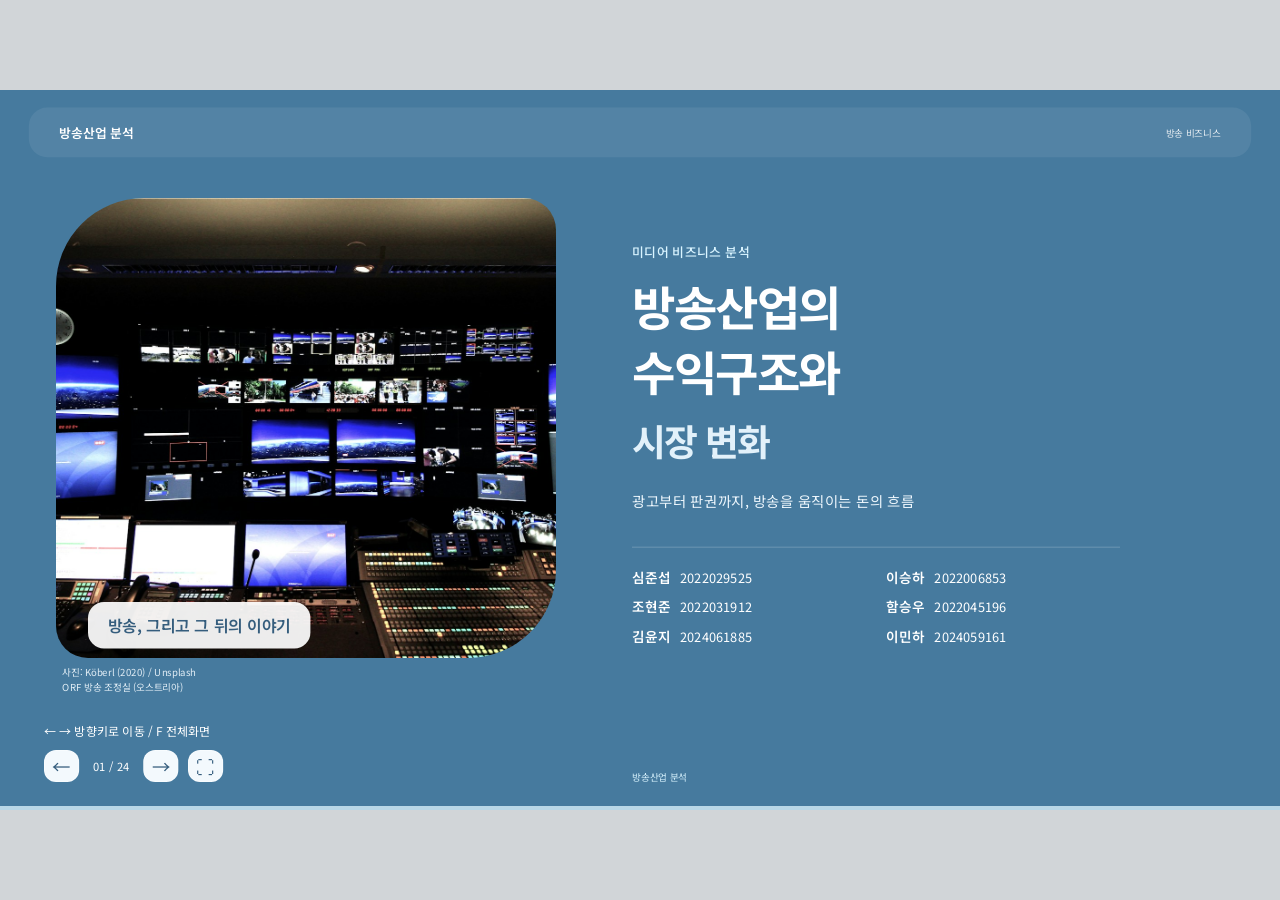
<file: index.html>
<!doctype html>
<html lang="ko">
<head>
  <meta charset="utf-8">
  <meta name="viewport" content="width=device-width, initial-scale=1">
  <title>방송산업의 수익구조와 시장 변화</title>
  <link rel="stylesheet" href="styles.css">
</head>
<body>
<main class="deck" id="deck">
  <section class="slide cover active">
    <div class="topbar"><span class="tab">방송산업 분석</span><span class="address">방송 비즈니스</span></div>
    <div class="titlebox"><div class="eyebrow">미디어 비즈니스 분석</div><div class="rule" style="background:#baf0da"></div><h1>방송산업의<br>수익구조와<br><span class="mint">시장 변화</span></h1><p class="lead" style="margin-top:2.5vh">광고부터 판권까지, 방송을 움직이는 돈의 흐름</p><div class="members"><span><b>심준섭</b>2022029525</span><span><b>이승하</b>2022006853</span><span><b>조현준</b>2022031912</span><span><b>함승우</b>2022045196</span><span><b>김윤지</b>2024061885</span><span><b>이민하</b>2024059161</span></div></div>
    <p class="image-credit"><a href="https://unsplash.com/photos/black-laptop-computer-turned-on-near-black-flat-screen-computer-monitor-2836IR07ocg" target="_blank" rel="noopener noreferrer">사진: Köberl (2020) / Unsplash</a><span>ORF 방송 조정실 (오스트리아)</span></p><div class="footer"><span>방송산업 분석</span></div>
  </section>

  <section class="slide hook">
    <div class="topbar"><span class="tab">방송을 움직이는 돈</span><span class="address">방송 비즈니스</span></div>
    <div class="hookgrid"><div><div class="eyebrow">먼저 두 숫자를 볼까요?</div><div class="rule"></div><h2>방송산업의<br><span class="teal">돈의 흐름</span></h2><p class="question">넷플릭스 매출과 지상파 광고매출을 나란히 놓으면,<br>달라진 방송시장의 규모가 보입니다.</p></div><div class="numbers"><div class="stat net"><div class="label">2024 넷플릭스코리아 매출</div><div class="value">8,997억</div></div><div class="stat"><div class="label">2024 지상파 전체 광고매출</div><div class="value">8,354억</div></div><p class="arrow-note">플랫폼 전체 매출과 방송사의 광고매출을 비교한 수치.<br>동일한 매출 항목의 시장점유율 비교는 아님.</p></div></div>
    <p class="slide-source">자료: <a href="https://v.daum.net/v/4CTi6z9HYG" target="_blank" rel="noopener noreferrer">윤지혜 (2025)</a>; <a href="https://www.kmcc.go.kr/download.do?fileSeq=61499" target="_blank" rel="noopener noreferrer">방송통신위원회 (2025, p. 4)</a>. 전체 매출과 광고매출은 서로 다른 항목입니다.</p><div class="footer"><span>방송산업 분석</span><strong>02</strong></div>
  </section>

  <section class="slide agenda">
    <div class="topbar"><span class="tab">발표 순서</span><span class="address">방송 비즈니스</span></div>
    <div class="eyebrow">방송산업을 살펴보는 네 가지 주제</div><div class="rule"></div><h2>발표 순서</h2>
    <div class="agenda-row"><div class="agenda-card primary"><div class="index">01</div><h3>수익구조 분석</h3><p>시청자와 광고주의 돈이 제작자에게 가기까지</p><span class="minutes">04:00 / 40 POINTS</span></div><div class="agenda-card"><div class="index">02</div><h3>Key Players</h3><p>지상파, 종편, 상업채널은 어떻게 경쟁할까?</p><span class="minutes">02:30 / 30 POINTS</span></div><div class="agenda-card"><div class="index">03</div><h3>시장 이슈</h3><p>OTT 성장과 광고 감소, AI의 제작 활용</p><span class="minutes">02:00 / 20 POINTS</span></div><div class="agenda-card"><div class="index">04</div><h3>결론</h3><p>방송사가 앞으로 풀어야 할 숙제</p><span class="minutes">00:30 / 10 POINTS</span></div></div>
    <p class="image-credit"><a href="https://unsplash.com/photos/a-person-holding-a-cell-phone-and-a-remote-control-UsEIMmEU57o" target="_blank" rel="noopener noreferrer">사진: Żerdzicki (2024) / Unsplash</a><span>리모컨과 휴대전화</span></p><div class="footer"><span>방송산업 분석</span><strong>03</strong></div>
  </section>

  <section class="slide section">
    <div class="topbar"><span class="tab">01 수익구조</span><span class="address">방송 비즈니스</span></div><div class="eyebrow">첫 번째 이야기</div><div class="rule" style="background:#baf0da"></div><h2>방송산업의<br>수익구조</h2><p>시청자가 내는 요금과 기업이 쓰는 광고비는<br>방송을 만드는 재원이 됩니다.<br>그 경로를 따라가 보겠습니다.</p><div class="score"><b>01</b><span>이야기</span></div><p class="image-credit"><a href="https://unsplash.com/photos/person-sitting-in-front-bookshelf-KieCLNzKoBo" target="_blank" rel="noopener noreferrer">사진: McGhee (2017) / Unsplash</a><span>다큐멘터리 촬영 현장</span></p><div class="footer"><span>방송산업 분석</span><strong>04</strong></div>
  </section>

  <section class="slide">
    <div class="topbar"><span class="tab">01 수익구조</span><span class="address">방송 비즈니스</span></div><div class="eyebrow">수익의 세 가지 원천</div><div class="rule"></div><h2>방송사의 3대 수익원</h2>
    <div class="three-cols"><div class="revenue-card"><div class="icon">01</div><h3>광고 매출</h3><p>기업은 시청자에게 제품을 알리기 위해<br>방송 광고를 구매합니다.</p><span class="pill">돈을 내는 주체 / 광고주</span></div><div class="revenue-card"><div class="icon">02</div><h3>수신료</h3><p>시청자가 낸 수신료는 공영방송의 프로그램과 공적 서비스를 지원합니다.</p><span class="pill">KBS / EBS / 월 2,500원</span></div><div class="revenue-card"><div class="icon">03</div><h3>콘텐츠 판매</h3><p>방송사가 만든 프로그램을 다른 채널이나 플랫폼에 제공하고 대가를 받습니다.</p><span class="pill">돈을 내는 주체 / 플랫폼, 바이어</span></div></div>
    <p class="slide-source">자료: <a href="https://www.kmcc.go.kr/download.do?fileSeq=61499" target="_blank" rel="noopener noreferrer">방송통신위원회 (2025)</a>; <a href="https://about.ebs.co.kr/kor/tv/fee?tabVal=ebs" target="_blank" rel="noopener noreferrer">한국교육방송공사 (n.d.)</a>; <a href="https://www.kobaco.co.kr/site/main/content/broad_ad_type" target="_blank" rel="noopener noreferrer">한국방송광고진흥공사 (n.d.)</a>. 지상파 중심으로 재구성.</p><div class="footer"><span>방송산업 분석</span><strong>05</strong></div>
  </section>

  <section class="slide ad-flow-slide">
    <div class="topbar"><span class="tab">01 수익구조</span><span class="address">방송 비즈니스</span></div><div class="eyebrow">광고비의 흐름</div><div class="rule"></div><h2>광고 수익의 흐름</h2>
    <div class="flow-wrap"><div class="flow"><div class="node end"><b>소비자</b><span>상품을 선택</span></div><div class="connector indirect"><span class="money">상품 구매</span></div><div class="node"><b>광고주</b><span>광고 예산</span></div><div class="connector"><span class="money">광고비</span></div><div class="node"><b>광고회사<br>미디어렙</b><span>제작 / 시간 구매</span></div><div class="connector"><span class="money">광고료 정산</span></div><div class="node"><b>방송사</b><span>광고 송출</span></div><div class="connector"><span class="money">제작비</span></div><div class="node end"><b>제작 생태계</b><span>제작사 / 작가 / 연기자</span></div></div><aside class="callout"><div class="eyebrow">Case / Live Sports</div><h3>월드컵 중계 광고</h3><div class="big">60억 + 34억</div><p>2026 북중미 월드컵 한국-체코전 지상파 광고 약 60억 원, 가상광고 약 34억 원이 조기 완판됐다는 보도 사례.</p></aside></div>
    <p class="slide-source">광고 흐름은 설명용 단순화. 상품 구매는 유통사를 거칠 수 있으며, 구매액이 그대로 방송사에 전달되는 것은 아닙니다. 사례: <a href="https://www.hani.co.kr/arti/society/media/1263031.html" target="_blank" rel="noopener noreferrer">전종휘 (2026)</a>.</p><div class="footer"><span>방송산업 분석</span><strong>06</strong></div>
  </section>

  <section class="slide fee-slide">
<div class="topbar"><span class="tab">01 수익구조</span><span class="address">방송 비즈니스</span></div><div class="eyebrow">수신료와 콘텐츠 대금 / 두 가지 사례</div><h2>수신료와 판권 판매</h2>
<div class="two-flow">
<article class="flow-card"><h3>01　수신료로 공적 서비스를 지원</h3><div class="mini-flow"><div class="mini-node">TV 보유 가구<br>월 2,500원</div><span class="mini-arrow">➜</span><div class="mini-node">수신료<br>징수와 배분</div><span class="mini-arrow">➜</span><div class="mini-node">KBS / EBS<br>방송 제작</div></div>
<div class="fee-scenario"><div><b>KBS(1/2)</b><span>뉴스, 드라마, 시사교양, 연예오락 등의 프로그램 방영</span></div><div><b>EBS</b><span>학교교육을 보완하는 교육 콘텐츠</span></div></div>
<p>두 방송사에 각각 2,500원씩 내는 것이 아닙니다.<br>수신료가 지원하는 공적 서비스의 예입니다.</p></article>
<article class="flow-card"><h3>02　 콘텐츠 판권과 방송권을 판매</h3><div class="mini-flow"><div class="mini-node">방송사의<br>저작권 보유</div><span class="mini-arrow">➜</span><div class="mini-node">콘텐츠 판권 판매</div><span class="mini-arrow">➜</span><div class="mini-node">수익</div></div>
<div class="fee-scenario partner-scenario"><b>SBS × NETFLIX</b><p>2025년부터 콘텐츠 공급 파트너십.<br>드라마와 예능 등의 국내외 콘텐츠 공급 <b>'계약'</b>으로 이득을 보고 있음</p></div>
<p>방송사와 제작사는 확보한 수입을<br>제작비와 계약에 따른 창작자 정산에 활용합니다.</p></article></div>
<p class="slide-source">자료: <a href="https://about.ebs.co.kr/kor/tv/fee?tabVal=ebs" target="_blank" rel="noopener noreferrer">한국교육방송공사 (n.d.)</a>; <a href="https://open.kbs.co.kr/index.html?stype=introduce" target="_blank" rel="noopener noreferrer">한국방송공사 (n.d.-a)</a>; <a href="https://about.netflix.com/ko/news/netflix-and-sbs-strategic-partnership-to-expand-k-content-competitiveness" target="_blank" rel="noopener noreferrer">Netflix (2024)</a>. 일반적인 납부 가구의 예시로 면제 대상은 제외. 흐름을 단순화했으며 계약별 정산 방식은 다릅니다.</p><div class="footer"><span>방송산업 분석</span><strong>07</strong></div></section>

  <section class="slide ip-slide">
    <div class="topbar"><span class="tab">01 수익구조</span><span class="address">방송 비즈니스</span></div><div class="ip-grid"><div><div class="eyebrow">콘텐츠 IP와 수익화</div><div class="rule"></div><h2>콘텐츠 IP와 수익화</h2><div class="compare"><div><b>광고</b><span>시청자에게 도달하는 대가</span></div><div><b>수신료</b><span>공영방송의 운영 재원</span></div><div><b>판권 / IP</b><span>한 콘텐츠를 여러 번 판매</span></div></div></div><div><div class="ip-disc">누가 IP를<br>보유하는가?</div><div class="quote" style="margin-top:2vh">콘텐츠의 권리를 가진 쪽이<br><em>다음 판매를 결정합니다.</em></div></div></div>
    <p class="slide-source">자료: <a href="https://www.kmcc.go.kr/download.do?fileSeq=60122" target="_blank" rel="noopener noreferrer">방송통신위원회 (2024b)</a>; <a href="https://about.netflix.com/ko/news/netflix-and-sbs-strategic-partnership-to-expand-k-content-competitiveness" target="_blank" rel="noopener noreferrer">Netflix (2024)</a>. 권리 범위에 따른 수익 해석은 팀 분석.</p><div class="footer"><span>방송산업 분석</span><strong>08</strong></div>
  </section>

  <section class="slide section players-opening">
    <div class="topbar"><span class="tab">02 주요 사업자</span><span class="address">방송 비즈니스</span></div><div class="eyebrow">두 번째 이야기</div><div class="rule" style="background:#baf0da"></div><h2>방송시장의<br>주요 사업자</h2><p>지상파, 종편, 상업채널을 중심으로<br>편성의 차이와 시청자 확보 전략을 살펴보겠습니다.</p><div class="score"><b>02</b><span>이야기</span></div><p class="image-credit"><a href="https://unsplash.com/photos/black-laptop-computer-turned-on-near-black-flat-screen-computer-monitor-2836IR07ocg" target="_blank" rel="noopener noreferrer">사진: Köberl (2020) / Unsplash</a><span>ORF 방송 조정실 (오스트리아)</span></p><div class="footer"><span>방송산업 분석</span><strong>09</strong></div>
  </section>

  <section class="slide feedback-slide "><div class="topbar"><span class="tab">02 주요 사업자</span><span class="address">방송 비즈니스</span></div><div class="eyebrow">분석 범위 / 채널을 운영하는 사업자</div><h2>방송사 유형별 편성 전략</h2>
<table class="players-table"><thead><tr><th>구분과 대표 사업자</th><th>편성 방식</th><th>시청자를 만나는 전략</th></tr></thead><tbody>
<tr><th>지상파<span>KBS / MBC / SBS</span></th><td>보도, 교양, 오락을 폭넓게 편성</td><td>전국 단위의 방송망과<br>종합적인 프로그램 구성</td></tr>
<tr><th>종합편성채널<span>TV조선 / JTBC / 채널A / MBN</span></th><td>뉴스부터 드라마와 예능까지<br><b>여러 장르를 한 채널에 종합 편성</b></td><td>전문채널과 달리 폭넓은 편성이 가능<br>시간대마다 다른 시청 수요에 대응</td></tr>
<tr><th>일반 상업채널<span>예: CJ ENM의 tvN / Mnet / OCN</span></th><td>엔터테인먼트 또는<br>장르와 시청층에 초점을 둔 편성</td><td>콘텐츠의 개성과 타깃 시청층을<br>광고 가치로 연결</td></tr>
</tbody></table><p class="scope-note">이번 발표는 방송사와 채널에 집중합니다. IPTV, 케이블 플랫폼, OTT 사업자 비교는 유료방송 발표와 구분합니다.</p><p class="slide-source">자료: <a href="https://jtbc.co.kr/company" target="_blank" rel="noopener noreferrer">JTBC (n.d.)</a>; <a href="https://imffectc.cjenm.com/solution/broadcast" target="_blank" rel="noopener noreferrer">CJ ENM (n.d.)</a>; <a href="https://open.kbs.co.kr/index.html?stype=introduce" target="_blank" rel="noopener noreferrer">한국방송공사 (n.d.-a)</a>. 여기서 일반 상업채널은 종편을 제외한 PP의 예시입니다. 지상파도 종합 편성을 합니다.</p><div class="footer"><span>방송산업 분석</span><strong>10</strong></div></section>

  <section class="slide feedback-slide share-slide"><div class="topbar"><span class="tab">02 주요 사업자</span><span class="address">방송 비즈니스</span></div><div class="eyebrow">2024년 / 사업자 단위 시청점유율</div><h2>주요 사업자별 시청점유율</h2>
<div class="share-layout"><div><svg class="chart-svg" viewBox="0 0 920 390" role="img" aria-label="2024년 사업자 단위 시청점유율. KBS는 1TV와 2TV를 포함하며 단일 채널 시청률이 아닙니다."><path class="grid" d="M 140 25 V 370"/><text class="tick" x="140" y="16" text-anchor="middle">0%</text><path class="grid" d="M 270 25 V 370"/><text class="tick" x="270" y="16" text-anchor="middle">5%</text><path class="grid" d="M 400 25 V 370"/><text class="tick" x="400" y="16" text-anchor="middle">10%</text><path class="grid" d="M 530 25 V 370"/><text class="tick" x="530" y="16" text-anchor="middle">15%</text><path class="grid" d="M 660 25 V 370"/><text class="tick" x="660" y="16" text-anchor="middle">20%</text><path class="grid" d="M 790 25 V 370"/><text class="tick" x="790" y="16" text-anchor="middle">25%</text><text x="118" y="53" text-anchor="end">KBS 전체</text><rect rx="11" x="140" y="32" width="542.4119999999999" height="27" fill="#155775"/><text class="value" x="695.4119999999999" y="53">20.862</text><text x="118" y="96" text-anchor="end">CJ ENM 전체</text><rect rx="11" x="140" y="75" width="288.392" height="27" fill="#40b6dc"/><text class="value" x="441.392" y="96">11.092</text><text x="118" y="139" text-anchor="end">MBC</text><rect rx="11" x="140" y="118" width="285.428" height="27" fill="#40b6dc"/><text class="value" x="438.428" y="139">10.978</text><text x="118" y="182" text-anchor="end">SBS</text><rect rx="11" x="140" y="161" width="196.29999999999998" height="27" fill="#40b6dc"/><text class="value" x="349.29999999999995" y="182">7.550</text><text x="118" y="225" text-anchor="end">TV조선</text><rect rx="11" x="140" y="204" width="193.466" height="27" fill="#40b6dc"/><text class="value" x="346.466" y="225">7.441</text><text x="118" y="268" text-anchor="end">JTBC</text><rect rx="11" x="140" y="247" width="159.76999999999998" height="27" fill="#40b6dc"/><text class="value" x="312.77" y="268">6.145</text><text x="118" y="311" text-anchor="end">채널A</text><rect rx="11" x="140" y="290" width="126.80199999999999" height="27" fill="#40b6dc"/><text class="value" x="279.802" y="311">4.877</text><text x="118" y="354" text-anchor="end">MBN</text><rect rx="11" x="140" y="333" width="123.60399999999998" height="27" fill="#40b6dc"/><text class="value" x="276.604" y="354">4.754</text></svg><p class="chart-source">KBS: KBS1과 KBS2 포함　CJ ENM: tvN과 Mnet 등 여러 채널 포함<br>특수관계자와 지분 관계 등을 반영한 공표값. 신문 소유 사업자는 구독률 환산분도 반영.</p></div><aside class="share-explainer share-reading"><span class="issue-tag">점유율 차이를 설명하는 요인 / 팀 분석</span><div><h3>KBS · 폭넓은 시청 수요</h3><p>보도·교양과 드라마·예능의 역할 분담<br>→ 서로 다른 시청 수요를 함께 흡수</p></div><div><h3>CJ ENM · 흥행 콘텐츠의 힘</h3><p>2024년 tvN &lt;눈물의 여왕&gt; 흥행<br>→ 인기 작품이 채널 시청을 견인</p></div><div><h3>TV조선 · 장르 팬층의 결집</h3><p>&lt;미스·미스터트롯&gt; 시리즈와 팬덤<br>→ 강점 장르로 반복 시청을 유도</p></div></aside></div><p class="slide-source">자료: <a href="https://www.kmcc.go.kr/user.do?mode=view&amp;page=A05030000&amp;boardId=1113&amp;boardSeq=68500" target="_blank" rel="noopener noreferrer">방송미디어통신위원회 (2026)</a>. 2024년 주요 8개 사업자.<br>분석 근거: <a href="https://open.kbs.co.kr/index.html?sname=kbs&amp;stype=broadcast" target="_blank" rel="noopener noreferrer">한국방송공사 (n.d.-b)</a>; <a href="https://files-scs.pstatic.net/2024/08/09/O4oe5yR82y/2Q24%20CJ_ENM.pdf" target="_blank" rel="noopener noreferrer">CJ ENM (2024)</a>; <a href="https://www.tvchosun.com/pressroom/pressroom_001/677429/detail.cstv" target="_blank" rel="noopener noreferrer">TV CHOSUN (2024)</a>. 편성과 흥행 사례에 근거한 팀 해석이며, 연간 점유율에 대한 요인별 기여도는 검증하지 않았습니다.</p><div class="footer"><span>방송산업 분석</span><strong>11</strong></div></section>

  <section class="slide feedback-slide terrestrial-slide">
<div class="topbar"><span class="tab">02 주요 사업자</span><span class="address">방송 비즈니스</span></div><div class="eyebrow">지상파 / 주요 3사의 편성과 재원</div><h2>지상파 3사의 편성과 재원</h2>
<div class="terrestrial-grid">
<article><header><h3>KBS</h3><span>공영방송</span></header><div class="broadcaster-programs"><h4>두 채널의 역할 분담</h4><p><b>KBS1</b> 보도와 교양 중심<br><small>상업광고 없음</small></p><p><b>KBS2</b> 드라마와 예능 중심<br><small>광고 편성</small></p></div><div class="broadcaster-money"><span>주요 재원</span><b>수신료 + 광고 + 콘텐츠 판매</b></div></article>
<article><header><h3>MBC</h3><span>공영방송</span></header><div class="broadcaster-programs"><h4>보도부터 드라마와 예능까지</h4><p>여러 장르를 종합적으로 편성</p><p>주식회사 형태의 공영방송으로,<br>광고와 콘텐츠 사업에서 재원 확보</p></div><div class="broadcaster-money"><span>주요 재원</span><b>광고 + 콘텐츠 판매 등</b></div></article>
<article><header><h3>SBS</h3><span class="private">민영방송</span></header><div class="broadcaster-programs"><h4>보도부터 드라마와 예능까지</h4><p>여러 장르를 종합적으로 편성</p><p>프로그램의 흥행과 함께<br>국내외 콘텐츠 유통도 중요</p></div><div class="broadcaster-money"><span>주요 재원</span><b>광고 + 콘텐츠 판매 등</b></div></article>
</div><div class="ebs-note"><b>EBS <span>교육공영방송 / 지상파</span></b><p>학교교육을 보완하고, 평생교육과 민주적 교육 발전을 지원합니다.</p></div>
<p class="slide-source">자료: <a href="https://open.kbs.co.kr/index.html?stype=introduce" target="_blank" rel="noopener noreferrer">한국방송공사 (n.d.-a)</a>, <a href="https://open.kbs.co.kr/index.html?sname=kbs&amp;stype=broadcast" target="_blank" rel="noopener noreferrer">(n.d.-b)</a>; <a href="https://aboutmbc.imbc.com/korean/corporateinfo/brief/" target="_blank" rel="noopener noreferrer">문화방송 (n.d.)</a>; <a href="https://www.kmcc.go.kr/download.do?fileSeq=61499" target="_blank" rel="noopener noreferrer">방송통신위원회 (2025)</a>; <a href="https://about.ebs.co.kr/kor/tv/fee?tabVal=ebs" target="_blank" rel="noopener noreferrer">한국교육방송공사 (n.d.)</a>; <a href="https://about.netflix.com/ko/news/netflix-and-sbs-strategic-partnership-to-expand-k-content-competitiveness" target="_blank" rel="noopener noreferrer">Netflix (2024)</a>. 편성의 중심 성격과 주요 재원만 요약.</p><div class="footer"><span>방송산업 분석</span><strong>12</strong></div></section>

  <section class="slide feedback-slide "><div class="topbar"><span class="tab">02 주요 사업자</span><span class="address">방송 비즈니스</span></div><div class="eyebrow">종편과 일반 PP / 편성의 폭과 타깃의 차이</div><h2>종편과 상업채널의 편성 전략</h2>
<div class="channel-strategies"><article><h3>종합편성채널</h3><div class="brand-line"><span>TV조선</span><span>JTBC</span><span>채널A</span><span>MBN</span></div><div class="genre-line"><span>보도</span><span>교양</span><span>드라마</span><span>예능</span></div><p>한 채널 안에서 다양한 장르를 편성할 수 있습니다.<br>장르별 흥행작과 시간대 편성을 조합해 경쟁합니다.</p><small>종편을 뉴스나 시사 전문채널로 분류하지 않습니다.</small></article><article><h3>일반 상업채널 / CJ ENM의 예</h3><div class="channel-example"><b>tvN</b><span>드라마와 예능 중심의 엔터테인먼트</span></div><div class="channel-example"><b>Mnet</b><span>음악과 오디션 콘텐츠</span></div><div class="channel-example"><b>OCN</b><span>영화 중심의 편성</span></div><p>서로 다른 장르와 시청층을 채널별로 공략하고,<br>그 타깃에 맞는 광고 상품을 제안합니다.</p></article></div><p class="slide-source">자료: <a href="https://jtbc.co.kr/company" target="_blank" rel="noopener noreferrer">JTBC (n.d.)</a>; <a href="https://imffectc.cjenm.com/solution/broadcast" target="_blank" rel="noopener noreferrer">CJ ENM (n.d.)</a>. 편성 범위와 타깃 전략을 비교한 팀 분석. ‘종합 엔터테인먼트’와 종합편성채널은 다른 개념입니다.</p><div class="footer"><span>방송산업 분석</span><strong>13</strong></div></section>

  <section class="slide section">
    <div class="topbar"><span class="tab">03 시장의 변화</span><span class="address">방송 비즈니스</span></div><div class="eyebrow">세 번째 이야기</div><div class="rule" style="background:#baf0da"></div><h2>방송시장의<br>주요 변화</h2><p>OTT 이용이 늘어난 환경에서<br>광고와 제작 투자는 어떻게 달라지고 있을까요?</p><div class="score"><b>03</b><span>이야기</span></div><p class="image-credit"><a href="https://unsplash.com/photos/person-watching-video-on-smartphone-screen-of-smartphone-2WRks8M4eIc" target="_blank" rel="noopener noreferrer">사진: Detail .co (2025) / Unsplash</a><span>휴대전화 영상 편집</span></p><div class="footer"><span>방송산업 분석</span><strong>14</strong></div>
  </section>

  <section class="slide feedback-slide viewing-change "><div class="topbar"><span class="tab">03 시장 이슈</span><span class="address">방송 비즈니스</span></div><div class="eyebrow">01 / 시청행태 변화 · 2022~2024년</div><h2>OTT 성장과 실시간 방송 시청 감소</h2>
<div class="viewing-charts"><article><h3>OTT 이용률</h3><svg class="chart-svg" viewBox="0 0 680 330" role="img" aria-label="OTT 이용률. 2022년 72%, 2023년 77%, 2024년 79.2%."><path class="grid" d="M 65 270 H 650"/><text class="tick" x="52" y="275" text-anchor="end">0%</text><path class="grid" d="M 65 217.5 H 650"/><text class="tick" x="52" y="222.5" text-anchor="end">25%</text><path class="grid" d="M 65 165 H 650"/><text class="tick" x="52" y="170" text-anchor="end">50%</text><path class="grid" d="M 65 112.5 H 650"/><text class="tick" x="52" y="117.5" text-anchor="end">75%</text><path class="grid" d="M 65 60 H 650"/><text class="tick" x="52" y="65" text-anchor="end">100%</text><rect x="115" y="118.80000000000001" width="90" height="151.2" rx="10" fill="#40b6dc"/><text class="value" x="160" y="106.80000000000001" text-anchor="middle">72%</text><text x="160" y="308" text-anchor="middle">2022</text><rect x="305" y="108.29999999999998" width="90" height="161.70000000000002" rx="10" fill="#40b6dc"/><text class="value" x="350" y="96.29999999999998" text-anchor="middle">77%</text><text x="350" y="308" text-anchor="middle">2023</text><rect x="495" y="103.67999999999998" width="90" height="166.32000000000002" rx="10" fill="#155775"/><text class="value" x="540" y="91.67999999999998" text-anchor="middle">79.2%</text><text x="540" y="308" text-anchor="middle">2024</text></svg><p class="chart-source">전체 응답자 중 OTT 이용 경험 비율</p></article><article><h3>실시간 방송 시청 경험 비율</h3><svg class="chart-svg" viewBox="0 0 680 330" role="img" aria-label="최근 일주일간 실시간 방송 시청 경험 비율. 2022년 91.1%, 2023년 87.9%, 2024년 86.5%."><path class="grid" d="M 65 270 H 650"/><text class="tick" x="52" y="275" text-anchor="end">0%</text><path class="grid" d="M 65 217.5 H 650"/><text class="tick" x="52" y="222.5" text-anchor="end">25%</text><path class="grid" d="M 65 165 H 650"/><text class="tick" x="52" y="170" text-anchor="end">50%</text><path class="grid" d="M 65 112.5 H 650"/><text class="tick" x="52" y="117.5" text-anchor="end">75%</text><path class="grid" d="M 65 60 H 650"/><text class="tick" x="52" y="65" text-anchor="end">100%</text><rect x="115" y="78.69000000000003" width="90" height="191.30999999999997" rx="10" fill="#40b6dc"/><text class="value" x="160" y="66.69000000000003" text-anchor="middle">91.1%</text><text x="160" y="308" text-anchor="middle">2022</text><rect x="305" y="85.41" width="90" height="184.59" rx="10" fill="#40b6dc"/><text class="value" x="350" y="73.41" text-anchor="middle">87.9%</text><text x="350" y="308" text-anchor="middle">2023</text><rect x="495" y="88.35" width="90" height="181.65" rx="10" fill="#155775"/><text class="value" x="540" y="76.35" text-anchor="middle">86.5%</text><text x="540" y="308" text-anchor="middle">2024</text></svg><p class="chart-source">최근 일주일간 실시간 방송을 시청했다고 응답한 비율</p></article></div><div class="viewing-takeaway"><b>방송 시간표 중심에서 원하는 시간에 골라 보는 방식으로</b><span>2022~2024년, OTT 이용 확대와 함께 실시간 방송 시청 경험 비율은 감소했습니다.</span></div><p class="slide-source">자료: <a href="https://www.kmcc.go.kr/download.do?fileSeq=60213" target="_blank" rel="noopener noreferrer">방송통신위원회 (2024a, pp. 3–4)</a>; <a href="https://www.kmcc.go.kr/download.do?fileSeq=60122" target="_blank" rel="noopener noreferrer">방송통신위원회 (2024b, p. 4)</a>. 2022~2024년 변화. 두 지표는 중복 이용이 가능하며 합계가 100%인 구성이 아닙니다.<br>실시간 방송 시청 경험은 개별 프로그램의 시청률과 다릅니다. OTT 성장만으로 시청 감소의 인과관계를 단정하지 않습니다.</p><div class="footer"><span>방송산업 분석</span><strong>15</strong></div></section>

  <section class="slide feedback-slide advertising-issue"><div class="topbar"><span class="tab">03 시장 이슈</span><span class="address">방송 비즈니스</span></div><div class="eyebrow">02 / 방송 광고 감소</div><h2>방송 광고매출의 감소</h2>
<div class="issue-detail"><div><h3>2023년과 2024년 광고매출 비교</h3><div class="legend"><span><i class="alt"></i>2023년</span><span><i></i>2024년</span></div><svg class="chart-svg" viewBox="0 0 820 365" role="img" aria-label="광고매출. 지상파 2023년 9273억원, 2024년 8354억원. PP 2023년 13600억원, 2024년 12541억원."><path class="grid" d="M 120 45 V 310"/><text class="tick" x="120" y="27" text-anchor="middle">0</text><path class="grid" d="M 310 45 V 310"/><text class="tick" x="310" y="27" text-anchor="middle">5,000</text><path class="grid" d="M 500 45 V 310"/><text class="tick" x="500" y="27" text-anchor="middle">10,000</text><path class="grid" d="M 690 45 V 310"/><text class="tick" x="690" y="27" text-anchor="middle">15,000</text><text x="95" y="115" text-anchor="end">지상파</text><rect x="120" y="60" width="352.37399999999997" height="38" rx="12" fill="#40b6dc"/><text x="482.37399999999997" y="86" class="value">9,273</text><rect x="120" y="110" width="317.452" height="38" rx="12" fill="#155775"/><text x="447.452" y="136" class="value">8,354</text><text x="95" y="260" text-anchor="end">PP</text><rect x="120" y="205" width="516.8" height="38" rx="12" fill="#40b6dc"/><text x="646.8" y="231" class="value">13,600</text><rect x="120" y="255" width="476.558" height="38" rx="12" fill="#155775"/><text x="606.558" y="281" class="value">12,541</text><text x="120" y="345">단위: 억원</text></svg><p class="chart-source">PP는 종편을 포함한 방송채널사용사업자 전체입니다. 두 범주의 감소율을 합산하지 않습니다.</p></div><article class="issue-reading"><div class="dual-metrics"><div><span>지상파</span><b>−9.9<small>%</small></b></div><div><span>PP</span><b>−7.8<small>%</small></b></div></div><h3>광고주의 선택지가 넓어졌습니다</h3><p>디지털 매체의 성장에 더해<br>OTT와 무료 광고형 스트리밍도<br>광고 예산을 두고 경쟁합니다.</p><div class="issue-next">방송사의 과제는 <b>광고의 도달 가치를 설명하고,<br>콘텐츠 판매로 수입원을 넓히는 것</b>입니다.</div></article></div><p class="slide-source">자료: <a href="https://www.kmcc.go.kr/download.do?fileSeq=61499" target="_blank" rel="noopener noreferrer">방송통신위원회 (2025, p. 4)</a>. 2024 회계연도. 배경: <a href="https://www.inews24.com/view/1827407" target="_blank" rel="noopener noreferrer">서효빈 (2025)</a>. 디지털 광고 전체가 OTT 광고는 아닙니다.<br>대응 방향은 팀 분석. 경기와 편성 성과도 영향을 주므로 OTT 성장만으로 광고 감소의 인과관계를 단정하지 않습니다.</p><div class="footer"><span>방송산업 분석</span><strong>16</strong></div></section>

  <section class="slide feedback-slide ai-production"><div class="topbar"><span class="tab">03 시장 이슈</span><span class="address">방송 비즈니스</span></div><div class="eyebrow">03 / 수익성 압박과 제작 효율 · 산업 실적 2024년 / 활용 사례 2026년</div><h2>AI와 방송 제작</h2>
<div class="ai-economics"><div><span>방송사업 매출</span><b>−0.7%</b></div><div><span>프로그램 제작·구매비</span><b>+2.5%</b></div><p>매출은 줄고 제작 부담은 커지는 상황<br><small>2024년 전년 대비 / 전체 방송사업자 총액 기준</small></p></div>
<div class="ai-cases"><article><span class="ai-label">제작 과정에 들어온 AI</span><h3>제한된 예산으로 표현 범위 확대</h3><p>기획, 이미지, 자료 화면, CG 등 제작에 활용<br>고비용 장면의 촬영 및 특수효과 부담을 줄이는 도구</p><div class="ai-ebs"><span class="ai-label">EBS 〈AI 드라마–부활수업〉</span><h3>역사 속 인물을 AI로 재현</h3><p>역사 기록, 전문가 고증, 작가의 집필을 토대로<br>과거 인물과 장면을 디지털로 구현</p><small>사람이 준비한 이야기와 고증을 AI로 시각화</small></div></article>
<article class="ai-kim"><figure><button class="video-trigger" type="button" aria-label="김부장 AI 제작 영상 보기" aria-haspopup="dialog"><img src="assets/17-manager-kim-ai.jpg" alt="제작사 모피어스 스튜디오가 공개한 SBS 김부장의 AI 생성 액션 장면"><span class="video-play" aria-hidden="true">▶ 영상 보기</span></button><figcaption>AI로 제작된 〈김부장〉의 한 장면 - 이미지 제공: 모피어스 스튜디오</figcaption></figure><h3>SBS 〈김부장〉 - 약 3분의 AI 액션</h3><p>폭발, 차량 추격, 수중 장면 등을 생성형 AI로 구현<br><b>제작사 설명: 5일 치 촬영 비용 절감</b></p></article></div>
<div class="ai-bottom"><b>AI는 고비용 장면을 구현하고, 사람의 기획 및 연출을 보완하는 제작 도구</b><span>〈김부장〉 AI 장면 제작에는 약 3개월 소요</span></div>
<p class="slide-source">자료: <a href="https://www.kmcc.go.kr/download.do?fileSeq=62367" target="_blank" rel="noopener noreferrer">방송미디어통신위원회 (2025b)</a>; <a href="https://about.ebs.co.kr/board/bbs?boardId=31&amp;boardTypeId=1&amp;cmd=view&amp;postId=30004981676" target="_blank" rel="noopener noreferrer">한국교육방송공사 (2026)</a>; <a href="https://www.newswire.co.kr/newsRead.php?no=1038227" target="_blank" rel="noopener noreferrer">모피어스 스튜디오 (2026)</a>; <a href="https://v.daum.net/v/20260828114241702" target="_blank" rel="noopener noreferrer">손미정 (2026), 제작사 대표 인터뷰</a></p><div class="footer"><span>방송산업 분석</span><strong>17</strong></div></section>

  <section class="slide closing">
    <div class="topbar"><span class="tab">마무리</span><span class="address">방송 비즈니스</span></div><div class="eyebrow">오늘 발표의 결론</div><div class="rule" style="background:#baf0da"></div><h2>방송산업의 과제와<br>대응 방향</h2><div class="path"><div>시청행태<br><b>OTT 확대 · 실시간 시청 감소</b></div><span>➜</span><div>광고 수익<br><b>방송 광고매출 감소</b></div><span>➜</span><div>제작 환경<br><b>비용 부담 · AI 제작 활용</b></div><span>➜</span><div>방송사의 과제<br><b>차별화 · 유통과 제작 다변화</b></div></div><p class="lead" style="color:#ddf1ec;margin-top:5vh">채널의 강점을 분명히 하고, 수입원을 넓히며,<br>지속 가능한 제작 투자를 이어가야 합니다.</p><p class="image-credit"><a href="https://unsplash.com/photos/a-person-edits-video-on-a-computer-25OWIrAtGMM" target="_blank" rel="noopener noreferrer">사진: Eusébio (2025) / Unsplash</a><span>영상 편집 작업</span></p><div class="footer"><span>방송산업 분석</span><strong>18</strong></div>
  </section>

  <section class="slide reference-slide research-references"><div class="topbar"><span class="tab">참고문헌</span><span class="address">APA 7th edition</span></div><div class="eyebrow">발표 뒤에 확인하는 자료</div><h2>자료 출처 ①</h2><div class="apa-list"><p id="ref-mbc">문화방송. (n.d.). <i>개요</i>. <a href="https://aboutmbc.imbc.com/korean/corporateinfo/brief/" target="_blank" rel="noopener noreferrer">https://aboutmbc.imbc.com/korean/corporateinfo/brief/</a></p><p id="ref-share">방송미디어통신위원회. (2026, April 20). <i>‘24년도 방송사업자 시청점유율 산정결과 발표</i> [보도자료]. <a href="https://www.kmcc.go.kr/user.do?mode=view&amp;page=A05030000&amp;boardId=1113&amp;boardSeq=68500" target="_blank" rel="noopener noreferrer">https://www.kmcc.go.kr/user.do?mode=view&amp;page=A05030000&amp;boardId=1113&amp;boardSeq=68500</a></p><p id="ref-usage">방송통신위원회. (2024a, December 30). <i>방통위, 「2024 방송매체 이용행태조사」 결과 발표</i> [보도자료]. <a href="https://www.kmcc.go.kr/user.do?mode=view&amp;page=A05030000&amp;boardId=1113&amp;boardSeq=64951" target="_blank" rel="noopener noreferrer">https://www.kmcc.go.kr/user.do?mode=view&amp;page=A05030000&amp;boardId=1113&amp;boardSeq=64951</a></p><p id="ref-ott">방송통신위원회. (2024b, December). <i>OTT 관련 주요 현황 및 방송시장 영향분석 결과</i> [보고서]. <a href="https://www.kmcc.go.kr/download.do?fileSeq=60122" target="_blank" rel="noopener noreferrer">https://www.kmcc.go.kr/download.do?fileSeq=60122</a></p><p id="ref-finance">방송통신위원회. (2025, June 30). <i>2024년 방송사업매출 전년 대비 0.9% 감소한 18조 8,042억원</i> [보도자료]. <a href="https://www.kmcc.go.kr/download.do?fileSeq=61499" target="_blank" rel="noopener noreferrer">https://www.kmcc.go.kr/download.do?fileSeq=61499</a></p><p id="ref-ai-interview">손미정. (2026, August 28). <i>“AI로 무언가 만들자 결심…‘김부장’ 북파 장면 3분, 통째로 AI 제작”</i>. 헤럴드경제. <a href="https://v.daum.net/v/20260828114241702" target="_blank" rel="noopener noreferrer">https://v.daum.net/v/20260828114241702</a></p><p id="ref-industry-2025">방송미디어통신위원회. (2025b, December 31). <i>2024년 국내 방송산업 현황을 담은 ‘방송산업 실태조사’ 결과 발표</i> [보도자료]. <a href="https://www.kmcc.go.kr/download.do?fileSeq=62367" target="_blank" rel="noopener noreferrer">https://www.kmcc.go.kr/download.do?fileSeq=62367</a></p></div><div class="footer"><span>본문의 저자와 연도 표기에 대응하는 전체 서지정보</span><strong>19</strong></div></section>

  <section class="slide reference-slide expanded-references"><div class="topbar"><span class="tab">참고문헌</span><span class="address">APA 7th edition</span></div><div class="eyebrow">발표 뒤에 확인하는 자료</div><h2>자료 출처 ②</h2><div class="apa-list"><p id="ref-admarket">서효빈. (2025, March 26). OTT 영향력 커지며 방송 광고, 콘텐츠 제작시장 '위축'. <i>아이뉴스24</i>. <a href="https://www.inews24.com/view/1827407" target="_blank" rel="noopener noreferrer">https://www.inews24.com/view/1827407</a></p><p id="ref-sales">윤지혜. (2025, April 14). 넷플릭스 韓 매출 '1조' 육박…티빙, 웨이브는 적자 축소에 안간힘. <i>머니투데이</i>. <a href="https://v.daum.net/v/4CTi6z9HYG" target="_blank" rel="noopener noreferrer">https://v.daum.net/v/4CTi6z9HYG</a></p><p id="ref-sports">전종휘. (2026, June 11). KBS, 체코전 광고 60억원 완판…지상파 월드컵 유일 중계 효과?. <i>한겨레</i>. <a href="https://www.hani.co.kr/arti/society/media/1263031.html" target="_blank" rel="noopener noreferrer">https://www.hani.co.kr/arti/society/media/1263031.html</a></p><p id="ref-fee">한국교육방송공사. (n.d.). <i>EBS와 TV수신료</i>. <a href="https://about.ebs.co.kr/kor/tv/fee?tabVal=ebs" target="_blank" rel="noopener noreferrer">https://about.ebs.co.kr/kor/tv/fee?tabVal=ebs</a></p><p id="ref-kbs">한국방송공사. (n.d.-a). <i>KBS소개</i>. <a href="https://open.kbs.co.kr/index.html?stype=introduce" target="_blank" rel="noopener noreferrer">https://open.kbs.co.kr/index.html?stype=introduce</a></p><p id="ref-cj-results">CJ ENM. (2024, August 8). <i>2Q24 실적발표회</i> [실적발표자료]. <a href="https://files-scs.pstatic.net/2024/08/09/O4oe5yR82y/2Q24%20CJ_ENM.pdf" target="_blank" rel="noopener noreferrer">https://files-scs.pstatic.net/2024/08/09/O4oe5yR82y/2Q24%20CJ_ENM.pdf</a></p></div><div class="footer"><span>본문의 저자와 연도 표기에 대응하는 전체 서지정보</span><strong>20</strong></div></section>

  <section class="slide reference-slide research-references expanded-references"><div class="topbar"><span class="tab">참고문헌</span><span class="address">APA 7th edition</span></div><div class="eyebrow">발표 뒤에 확인하는 자료</div><h2>자료 출처 ③</h2><div class="apa-list"><p id="ref-kbstv">한국방송공사. (n.d.-b). <i>방송</i>. <a href="https://open.kbs.co.kr/index.html?sname=kbs&amp;stype=broadcast" target="_blank" rel="noopener noreferrer">https://open.kbs.co.kr/index.html?sname=kbs&amp;stype=broadcast</a></p><p id="ref-ad">한국방송광고진흥공사. (n.d.). <i>방송광고 유형</i>. <a href="https://www.kobaco.co.kr/site/main/content/broad_ad_type" target="_blank" rel="noopener noreferrer">https://www.kobaco.co.kr/site/main/content/broad_ad_type</a></p><p id="ref-cj">CJ ENM. (n.d.). <i>방송 솔루션</i>. <a href="https://imffectc.cjenm.com/solution/broadcast" target="_blank" rel="noopener noreferrer">https://imffectc.cjenm.com/solution/broadcast</a></p><p id="ref-jtbc">JTBC. (n.d.). <i>JTBC 소개</i>. <a href="https://jtbc.co.kr/company" target="_blank" rel="noopener noreferrer">https://jtbc.co.kr/company</a></p><p id="ref-partner">Netflix. (2024, December 20). <i>넷플릭스-SBS, 전략적 파트너십 체결로 K-콘텐츠 경쟁력 확대 ‘맞손’</i> [보도자료]. <a href="https://about.netflix.com/ko/news/netflix-and-sbs-strategic-partnership-to-expand-k-content-competitiveness" target="_blank" rel="noopener noreferrer">https://about.netflix.com/ko/news/netflix-and-sbs-strategic-partnership-to-expand-k-content-competitiveness</a></p><p id="ref-trot">TV CHOSUN. (2024, July 15). <i>TV CHOSUN &lt;미스터트롯3&gt; 참가자 모집 시작! 오리지널 트로트 오디션 &lt;미스터트롯3&gt; 연말 방송 확정</i> [보도자료]. <a href="https://www.tvchosun.com/pressroom/pressroom_001/677429/detail.cstv" target="_blank" rel="noopener noreferrer">https://www.tvchosun.com/pressroom/pressroom_001/677429/detail.cstv</a></p><p id="ref-ebs-ai">한국교육방송공사. (2026, March 31). <i>지상파 최초 100% AI 드라마 콘텐츠, EBS ‘AI 드라마 - 부활 수업’ 4월 5일 첫 방송</i> [보도자료]. <a href="https://about.ebs.co.kr/board/bbs?boardId=31&amp;boardTypeId=1&amp;cmd=view&amp;postId=30004981676" target="_blank" rel="noopener noreferrer">https://about.ebs.co.kr/board/bbs?boardId=31&amp;boardTypeId=1&amp;cmd=view&amp;postId=30004981676</a></p><p id="ref-morpheus">모피어스 스튜디오. (2026, July 9). <i>시청률 폭발 SBS 드라마 ‘김부장’, 과감한 AI 도입도 화제… 한국 드라마 최초 3분 시퀀스 풀 AI 제작 사례</i> [보도자료·이미지]. 뉴스와이어. <a href="https://www.newswire.co.kr/newsRead.php?no=1038227" target="_blank" rel="noopener noreferrer">https://www.newswire.co.kr/newsRead.php?no=1038227</a></p></div><div class="footer"><span>본문의 저자와 연도 표기에 대응하는 전체 서지정보</span><strong>21</strong></div></section>

  <section class="slide reference-slide"><div class="topbar"><span class="tab">참고문헌</span><span class="address">APA 7th edition</span></div><div class="eyebrow">발표 뒤에 확인하는 자료</div><h2>사진 출처 ①</h2><div class="apa-list"><p id="ref-p14">Detail .co. (2025, December 2). <i>Person watching video on smartphone screen of smartphone</i> [사진]. Unsplash. <a href="https://unsplash.com/photos/person-watching-video-on-smartphone-screen-of-smartphone-2WRks8M4eIc" target="_blank" rel="noopener noreferrer">https://unsplash.com/photos/person-watching-video-on-smartphone-screen-of-smartphone-2WRks8M4eIc</a></p><p id="ref-p16">Eusébio, A. (2025, June 8). <i>A person edits video on a computer</i> [사진]. Unsplash. <a href="https://unsplash.com/photos/a-person-edits-video-on-a-computer-25OWIrAtGMM" target="_blank" rel="noopener noreferrer">https://unsplash.com/photos/a-person-edits-video-on-a-computer-25OWIrAtGMM</a></p><p id="ref-p01">Köberl, F. (2020, May 11). <i>Black laptop computer turned on near black flat screen computer monitor</i> [사진]. Unsplash. <a href="https://unsplash.com/photos/black-laptop-computer-turned-on-near-black-flat-screen-computer-monitor-2836IR07ocg" target="_blank" rel="noopener noreferrer">https://unsplash.com/photos/black-laptop-computer-turned-on-near-black-flat-screen-computer-monitor-2836IR07ocg</a></p></div><div class="footer"><span>본문의 저자와 연도 표기에 대응하는 전체 서지정보</span><strong>22</strong></div></section>

  <section class="slide reference-slide"><div class="topbar"><span class="tab">참고문헌</span><span class="address">APA 7th edition</span></div><div class="eyebrow">발표 뒤에 확인하는 자료</div><h2>사진 출처 ②</h2><div class="apa-list"><p id="ref-p04">McGhee, S. (2017, June 9). <i>Person sitting in front bookshelf</i> [사진]. Unsplash. <a href="https://unsplash.com/photos/person-sitting-in-front-bookshelf-KieCLNzKoBo" target="_blank" rel="noopener noreferrer">https://unsplash.com/photos/person-sitting-in-front-bookshelf-KieCLNzKoBo</a></p><p id="ref-p03">Żerdzicki, J. (2024, December 23). <i>A person holding a cell phone and a remote control</i> [사진]. Unsplash. <a href="https://unsplash.com/photos/a-person-holding-a-cell-phone-and-a-remote-control-UsEIMmEU57o" target="_blank" rel="noopener noreferrer">https://unsplash.com/photos/a-person-holding-a-cell-phone-and-a-remote-control-UsEIMmEU57o</a></p></div><div class="footer"><span>본문의 저자와 연도 표기에 대응하는 전체 서지정보</span><strong>23</strong></div></section>

  <section class="slide eod"><div class="topbar"><span class="tab">방송산업 분석</span><span class="address">미디어 비즈니스</span></div><div class="eod-content"><p>방송산업 분석</p><h2>E.O.D</h2><span>방송, 그리고 그 뒤의 이야기</span></div><div class="footer"><span>심준섭 / 이승하 / 조현준 / 함승우 / 김윤지 / 이민하</span><strong>24</strong></div></section>

<div class="hint">← → 방향키로 이동 / F 전체화면</div><div class="controls"><button id="prev" title="이전">←</button><span class="counter" id="counter">01 / 24</span><button id="next" title="다음">→</button><button id="full" title="전체화면">⛶</button></div>
</main>
<dialog id="video-dialog" class="video-dialog" aria-labelledby="video-title"><header><h2 id="video-title">〈김부장〉 AI 제작 영상</h2><button id="video-close" type="button" aria-label="영상 닫기" autofocus>✕</button></header><div id="video-player"></div></dialog>
<script>
  const videoDialog=document.getElementById('video-dialog');
  const videoTrigger=document.querySelector('.video-trigger');
  const videoPlayer=document.getElementById('video-player');
  videoTrigger.addEventListener('click',()=>{
    const frame=document.createElement('iframe');
    frame.src=location.protocol==='file:'
      ? 'http://127.0.0.1:4173/video-player.html'
      : new URL('video-player.html',document.baseURI).href;
    frame.title='김부장 AI 제작 영상 — YouTube';
    frame.allow='autoplay; encrypted-media; picture-in-picture; fullscreen';
    frame.allowFullscreen=true;
    frame.referrerPolicy='strict-origin-when-cross-origin';
    videoPlayer.replaceChildren(frame);
    videoDialog.showModal();
  });
  document.getElementById('video-close').onclick=()=>videoDialog.close();
  videoDialog.addEventListener('click',e=>{if(e.target===videoDialog){const r=videoDialog.getBoundingClientRect();if(e.clientX<r.left||e.clientX>r.right||e.clientY<r.top||e.clientY>r.bottom)videoDialog.close();}});
  videoDialog.addEventListener('close',()=>{videoPlayer.replaceChildren();videoTrigger.focus({preventScroll:true});});
  const slides=[...document.querySelectorAll('.slide')]; let current=0;
  const counter=document.getElementById('counter');
  const controls=document.querySelector('.controls'); const hint=document.querySelector('.hint');
  function fit(){document.documentElement.style.setProperty('--scale',Math.min(window.innerWidth/1600,window.innerHeight/900));}
  window.addEventListener('resize',fit);fit();
  function show(n){if(videoDialog.open)videoDialog.close();current=Math.max(0,Math.min(n,slides.length-1));slides.forEach((s,i)=>{s.classList.toggle('active',i===current);s.setAttribute('aria-hidden',i!==current);});counter.textContent=String(current+1).padStart(2,'0')+' / '+String(slides.length).padStart(2,'0');const onCover=current===0;controls.classList.toggle('hidden',!onCover);hint.classList.toggle('hidden',!onCover);controls.inert=!onCover;}
  document.getElementById('prev').onclick=()=>show(current-1);document.getElementById('next').onclick=()=>show(current+1);
  async function fullscreen(){try{if(!document.fullscreenElement)await document.documentElement.requestFullscreen();else await document.exitFullscreen();}catch{hint.textContent='전체화면이 제한된 브라우저에서는 F11을 눌러주세요.';}}
  document.getElementById('full').onclick=fullscreen;
  document.addEventListener('keydown',e=>{if(videoDialog.open)return;if(['ArrowRight','PageDown',' '].includes(e.key)){if(e.key===' '&&e.target.tagName==='BUTTON')return;e.preventDefault();show(current+1)}if(['ArrowLeft','PageUp'].includes(e.key)){e.preventDefault();show(current-1)}if(e.key.toLowerCase()==='f')fullscreen();if(e.key==='Home')show(0);if(e.key==='End')show(slides.length-1)});
  let touchStart=0;document.addEventListener('touchstart',e=>touchStart=e.changedTouches[0].screenX);document.addEventListener('touchend',e=>{if(videoDialog.open)return;const d=e.changedTouches[0].screenX-touchStart;if(Math.abs(d)>60)show(current+(d<0?1:-1))});
  show(0);
</script>
</body>
</html>
</file>
<file: styles.css>
@import url('https://fonts.googleapis.com/css2?family=Noto+Sans+KR:wght@400;500;600;700;800;900&display=swap');

:root{--blue:#218dbb;--cyan:#40b6dc;--deep:#155775;--ink:#263746;--muted:#6b7b86;--line:#dce6ec;--teal:var(--blue);--mint:var(--cyan);--coral:var(--deep)}
*{box-sizing:border-box}body{margin:0;background:#d1d5d8;color:var(--ink);font-family:'Noto Sans KR','Malgun Gothic',sans-serif;overflow:hidden}button{font:inherit}h1,h2,h3,p{margin:0}h1,h2,h3{word-break:keep-all}h1{font-size:65px;line-height:1.27;letter-spacing:-3.5px}h2{font-size:47px;line-height:1.3;letter-spacing:-2.2px}h3{font-size:26px;line-height:1.4;letter-spacing:-1px}p{word-break:keep-all}a{color:var(--blue)}
.deck{width:1600px;height:900px;position:absolute;left:50%;top:50%;transform:translate(-50%,-50%) scale(var(--scale,1));transform-origin:center;overflow:hidden;background:#fff}
.slide{display:none;position:absolute;inset:0;padding:146px 95px 82px;background:white;border-bottom:10px solid var(--blue);overflow:hidden}.slide.active{display:flex;flex-direction:column;animation:appear .25s ease}@keyframes appear{from{opacity:.5}to{opacity:1}}
.topbar{position:absolute;top:0;left:0;right:0;height:98px;padding:0 95px;display:flex;align-items:center;justify-content:space-between;background:linear-gradient(90deg,rgba(13,57,82,.78),rgba(36,112,149,.68)),url('assets/architecture.jpg') center 42%/cover;color:white}.browser{display:none}.tab{font-size:18px;font-weight:700;letter-spacing:1px}.address{font-size:13px;letter-spacing:.8px;text-transform:uppercase;opacity:.85}.footer{position:absolute;left:95px;right:95px;bottom:28px;display:flex;align-items:center;justify-content:space-between;font-size:12px;color:#7c8d98;letter-spacing:1px}.footer strong{font-size:17px;color:var(--blue)}
.eyebrow{font-size:14px;font-weight:600;letter-spacing:2px;text-transform:uppercase;color:var(--blue);margin-bottom:16px}.rule{display:none}.teal,.mint,.coral{color:var(--blue)}.muted{color:var(--muted)}.lead{font-size:22px;line-height:1.7;color:var(--muted)}
/* Cover: photographic ring, blue field, and a separate team block. */
.cover{background:linear-gradient(100deg,rgba(7,106,161,.70),rgba(21,135,185,.93)),url('assets/architecture.jpg') center/cover;color:white;justify-content:center;padding:110px 100px 120px 795px}.cover:before{content:'';position:absolute;left:82px;top:130px;width:600px;height:600px;border-radius:50%;background:url('assets/architecture.jpg') center/cover;border:2px solid #ffffff80}.cover:after{content:'BROADCASTING\A MEDIA BUSINESS';white-space:pre;position:absolute;left:166px;top:214px;width:432px;height:432px;border-radius:50%;background:#168dc6e8;display:grid;place-content:center;text-align:center;font-size:28px;font-weight:800;line-height:1.8;letter-spacing:1px}
.cover .topbar{background:none;height:80px}.cover .tab{font-size:16px}.cover .address{font-size:12px}.cover .titlebox{position:relative;z-index:1}.cover .eyebrow{color:#d9f4ff;font-size:12px;letter-spacing:1.4px}.cover .mint{color:#bfefff}.cover .lead{font-size:18px;color:#e7f6fe;width:600px;margin-top:24px!important}.members{display:grid;grid-template-columns:repeat(2,1fr);gap:12px 26px;margin-top:42px;padding-top:24px;border-top:1px solid #ffffff70;font-size:15px;width:610px;font-variant-numeric:tabular-nums}.members b{margin-right:12px;font-size:17px}.cover .footer{left:795px;color:#d6f1fc}.cover .footer strong{color:#fff;font-size:12px}
/* Contents: a tall photograph and a numbered vertical list. */
.agenda{padding-left:700px;justify-content:center}.agenda:before{content:'';position:absolute;inset:98px auto 0 0;width:565px;background:linear-gradient(#177faf22,#0d486388),url('assets/production.jpg') 44% center/cover}.agenda:after{content:'CONTENTS';position:absolute;top:442px;left:63px;color:white;font-weight:800;font-size:57px;letter-spacing:2px}.agenda-row{display:flex;flex-direction:column;gap:23px;margin-top:40px}.agenda-card{display:grid;grid-template-columns:60px 1fr;column-gap:24px;position:relative}.agenda-card .index{grid-row:span 2;display:grid;place-items:center;width:53px;height:53px;background:var(--cyan);color:white;font-size:21px;border-radius:50%}.agenda-card h3{font-size:24px}.agenda-card p{font-size:17px;color:var(--muted);margin-top:4px}.agenda-card p br{display:none}.minutes{display:none}
/* Chapter slides: a curved photo cutout paired with a blue title. */
.section{padding:260px 100px 160px 735px;justify-content:center}.section:before{content:'';position:absolute;top:120px;left:-265px;width:880px;height:880px;border:32px solid #48b7db;border-radius:50%;background:linear-gradient(#11629225,#0d5e8d35),url('assets/architecture.jpg') center/cover}.section:nth-of-type(4):before{background-image:linear-gradient(#11629225,#0d5e8d35),url('assets/production.jpg');background-position:43% center}.section h2{font-size:59px;line-height:1.35}.section p{font-size:23px;line-height:1.8;color:var(--muted);margin-top:25px;max-width:680px}.score{position:absolute;left:382px;top:190px;display:flex;align-items:center;justify-content:center;flex-direction:column;border:7px solid white;border-radius:50%;background:var(--blue);color:white;width:165px;height:165px}.score b{font-size:57px;font-weight:500;line-height:1}.score span{font-size:12px;margin-top:8px;letter-spacing:1px}
/* Opening comparison, directly printed on the page. */
.hookgrid{display:grid;grid-template-columns:1fr 620px;gap:60px;align-items:center;flex:1}.hook h2{font-size:51px}.question{font-size:22px;color:var(--muted);line-height:1.8;margin-top:32px}.numbers{display:flex;flex-direction:column;gap:36px}.stat{padding:0;border:0;background:none;box-shadow:none}.stat .label{font-size:18px;color:var(--muted)}.stat .value{font-size:78px;letter-spacing:-3px;color:var(--deep);font-weight:700;line-height:1.3}.stat.net .value{color:var(--blue)}.stat:after{content:'';display:block;height:18px;width:77%;background:var(--deep);margin-top:4px}.stat.net:after{width:100%;background:var(--cyan)}.arrow-note{font-size:15px;line-height:1.7;color:var(--muted)}
/* Circular icons and open columns, without bordered text containers. */
.three-cols{display:grid;grid-template-columns:repeat(3,1fr);gap:60px;flex:1;margin-top:48px;align-content:center}.revenue-card{text-align:center;padding:0 25px;border:0;background:none}.icon{width:122px;height:122px;margin:0 auto 24px;display:grid;place-items:center;border:8px solid #e1f1f8;background:var(--blue);color:white;border-radius:50%;font-size:36px;font-weight:600}.revenue-card h3{font-size:31px}.revenue-card p{font-size:20px;line-height:1.75;margin-top:20px;color:var(--muted)}.pill{display:block;font-size:17px;color:var(--blue);margin-top:22px;padding-top:16px;border-top:2px solid #bee3f2}
/* Cash-flow arrows use all of the available page width. */
.flow-wrap{display:flex;flex-direction:column;justify-content:center;gap:46px;flex:1;margin-top:24px}.flow{width:100%;display:grid;grid-template-columns:repeat(4,1fr 86px) 1fr;align-items:center}.node{min-width:0;height:126px;background:#e9f5fb;border:1px solid #c8e5f3;display:flex;flex-direction:column;justify-content:center;text-align:center;padding:12px 8px}.node b{font-size:23px}.node span{font-size:15px;color:var(--muted);margin-top:8px}.node.end{background:var(--blue);border-color:var(--blue);color:#fff}.node.end span{color:#e3f6ff}.connector{position:relative;height:2px;background:var(--cyan);margin:0 5px}.connector:after{content:'';position:absolute;right:0;top:-5px;border-left:10px solid var(--cyan);border-top:6px solid transparent;border-bottom:6px solid transparent}.money{position:absolute;top:-29px;left:50%;transform:translateX(-50%);font-size:14px;white-space:nowrap;color:var(--blue)}
.callout{display:grid;grid-template-columns:215px 300px 1fr;align-items:center;width:100%;gap:30px;padding:28px 0 0;border:0;border-top:1px solid var(--line);background:none;color:var(--ink)}.callout .eyebrow{grid-column:1;font-size:12px;margin:0 0 -28px;align-self:start}.callout h3{grid-column:1;margin-top:14px;font-size:24px}.callout .big{grid-column:2;grid-row:1/3;font-size:42px;color:var(--blue);font-weight:700;white-space:nowrap}.callout p{grid-column:3;grid-row:1/3;font-size:18px;line-height:1.7;color:var(--muted)}
.two-flow{display:grid;grid-template-columns:1fr 1fr;gap:55px;flex:1;align-content:center;margin-top:20px}.flow-card{padding:0;border:0}.flow-card h3{font-size:27px;margin-bottom:30px}.mini-flow{display:flex;align-items:center;gap:9px}.mini-node{flex:1;height:110px;padding:10px 6px;background:#e6f4fb;font-size:18px;line-height:1.5;text-align:center;display:grid;place-content:center;color:var(--deep)}.mini-arrow{color:var(--cyan);font-size:22px}.flow-card p{font-size:18px;line-height:1.8;color:var(--muted);margin-top:25px}.case-strip{background:none;border:0;margin:20px 0 0!important;padding:0;font-size:17px;line-height:1.8;color:var(--muted)}.case-strip b{color:var(--blue);font-size:18px}
/* Content rights, represented as a circular hub. */
.ip-grid{display:grid;grid-template-columns:1fr 570px;gap:70px;align-items:center;flex:1}.ip-grid h2{font-size:48px}.compare{display:grid;grid-template-columns:repeat(3,1fr);gap:30px;margin-top:45px}.compare div{padding-top:17px;border-top:4px solid var(--cyan)}.compare b{font-size:24px}.compare span{display:block;font-size:17px;line-height:1.7;color:var(--muted);margin-top:12px}.ip-disc{width:330px;height:330px;border:38px solid var(--cyan);outline:2px solid #dbedf5;outline-offset:12px;border-radius:50%;display:grid;place-content:center;text-align:center;margin:0 auto;font-size:34px;font-weight:700;color:var(--deep);line-height:1.6;background:white}.quote{padding:0!important;background:none;color:var(--ink);border:0;margin-top:42px!important;text-align:center;font-size:26px!important;line-height:1.6;font-weight:600}.quote em{font-style:normal;color:var(--blue)}
.landscape{display:grid;grid-template-columns:1.13fr 1fr;gap:70px;flex:1;align-items:center}.lane{display:grid;grid-template-columns:repeat(3,1fr);gap:26px}.lane-card{text-align:center}.round{width:105px;height:105px;border:8px solid #e3f4fa;border-radius:50%;background:var(--blue);color:white;font-size:35px;display:grid;place-items:center;margin:0 auto 22px}.lane-card b{display:block;font-size:23px}.lane-card span{display:block;font-size:17px;line-height:1.7;margin-top:15px;color:var(--muted)}.landscape-note{border:0;background:none}.landscape-note h3{font-size:25px}.landscape-note ul{list-style:none;padding:0;margin:22px 0}.landscape-note li{font-size:19px;line-height:1.8;padding:12px 0;border-bottom:1px solid var(--line)}.landscape-note li b{color:var(--blue)}
/* Analytical pages: a large chart and separate numeric annotations. */
.chart-grid{display:grid;grid-template-columns:910px 1fr;gap:70px;align-items:center;flex:1;margin-top:25px}.chart-grid svg{display:block;width:100%;height:auto}.chart-svg text{font-family:inherit;font-size:18px;fill:var(--muted)}.chart-svg .tick{font-size:15px}.chart-svg .value{font-size:20px;fill:var(--deep);font-weight:700}.chart-svg .grid{stroke:#e3eaf0;stroke-width:1}.legend{display:flex;gap:25px;margin-top:17px;font-size:16px;color:var(--muted)}.legend i{display:inline-block;width:14px;height:14px;margin-right:8px;background:var(--deep)}.legend i.alt{background:var(--cyan)}.data-summary{background:none;border:0;padding:0}.data-summary .summary-label{font-size:18px;color:var(--muted)}.data-summary .summary-value{font-size:64px;font-weight:700;color:var(--blue);line-height:1.5;letter-spacing:-2px}.data-summary .summary-value small{font-size:24px;letter-spacing:0}.data-summary p{font-size:18px;line-height:1.7;color:var(--muted);margin-top:10px}.data-summary .divider{height:1px;background:var(--line);margin:22px 0}.chart-source{font-size:12px;color:#788a97;line-height:1.6;margin-top:25px}.ott-layout{display:grid;grid-template-columns:820px 1fr;gap:90px;flex:1;align-items:center}.ott-layout h3{font-size:23px;margin-bottom:22px}.ott-bars{display:grid;gap:22px}.ott-row{display:grid;grid-template-columns:120px 1fr 62px;gap:15px;align-items:center;font-size:20px}.ott-track{height:25px;background:#eef3f6}.ott-fill{height:100%;background:var(--blue)}.ott-row:nth-child(2) .ott-fill{background:#39a1cd}.ott-row:nth-child(3) .ott-fill{background:#67bcdf}.ott-row:nth-child(4) .ott-fill{background:#a3d6eb}.ott-row b{font-size:19px;font-weight:600}
/* Market issues: numbered process timeline printed on white. */
.issue-list{display:grid;gap:0;margin-top:32px!important}.issue{display:grid;grid-template-columns:84px 1fr;gap:28px;padding:24px 0;border:0;background:none}.issue+.issue{border-top:1px solid var(--line)}.issue-num{width:65px;height:65px;display:grid;place-items:center;border-radius:50%;background:var(--blue);color:white;font-size:25px}.issue h3{font-size:26px}.issue p{font-size:19px;line-height:1.8;margin-top:8px;color:var(--muted)}.issue .impact{display:block;color:var(--blue);font-weight:600}
.closing{justify-content:center;padding:160px 130px 120px 680px;color:var(--ink)}.closing:before{content:'';position:absolute;top:98px;left:-370px;width:960px;height:960px;border:48px solid var(--cyan);border-radius:50%;background:linear-gradient(#0b6c9555,#0b6c9555),url('assets/architecture.jpg') center/cover}.closing h2{font-size:55px}.closing h2 span{color:var(--blue)!important}.closing .path{display:grid;grid-template-columns:1fr 25px 1fr;gap:18px;margin-top:45px;align-items:center}.closing .path div{font-size:19px;line-height:1.65;padding:10px 0}.closing .path b{color:var(--blue);font-weight:600}.closing .path>span{font-size:20px;color:var(--cyan)}.closing .path>span:nth-of-type(2){display:none}.closing .lead{font-size:19px;margin-top:35px!important;color:var(--muted)!important}
.closing:before{box-sizing:border-box}.agenda .footer>span,.section .footer>span,.closing .footer>span{color:#fff}
.sources{columns:2;column-gap:75px;font-size:18px;color:var(--muted);line-height:1.8;margin-top:35px}.sources p{break-inside:avoid;margin-bottom:22px}.sources b{color:var(--deep)}.photo-credit{font-size:13px;margin-top:15px;color:var(--muted)}
.controls{position:absolute;left:55px;bottom:35px;display:flex;align-items:center;gap:12px;z-index:20}.controls button{border:1px solid #ffffff90;width:44px;height:40px;background:#ffffffed;color:var(--blue);border-radius:4px;font-size:23px;cursor:pointer}.controls button:hover{background:#daf2ff}.counter{color:white;font-size:14px;margin:0 5px}.hint{position:absolute;left:55px;bottom:88px;color:white;font-size:14px;z-index:20}.controls.hidden,.hint.hidden{display:none}.controls button:focus-visible{outline:3px solid white;outline-offset:4px}
/* Softer shapes and quieter typography for the classroom presentation. */
:root{--blue:#478eb8;--cyan:#86bdd7;--deep:#355d7d;--ink:#304354;--muted:#738491;--line:#e1eaf0;--photo-cover:url('assets/architecture.jpg');--photo-intro:url('assets/production.jpg');--photo-revenue:url('assets/production.jpg');--photo-players:url('assets/architecture.jpg');--photo-issues:url('assets/architecture.jpg');--photo-ending:url('assets/architecture.jpg')}
h1,h2{font-weight:700;letter-spacing:-2px}h2{font-size:45px;line-height:1.4}h3{font-weight:600}.slide{background:#fcfdff;border-bottom:5px solid #b8d7e7}.eyebrow{letter-spacing:.3px;font-size:16px;font-weight:500}
.topbar{top:22px;left:36px;right:36px;height:62px;padding:0 38px;border-radius:23px;background:#eaf3f8;color:var(--deep)}.tab{font-size:18px;font-weight:600;letter-spacing:0}.address{font-size:14px;letter-spacing:0}.footer{letter-spacing:0}
.cover{background:#467a9e;padding-left:790px}.cover:before{box-sizing:border-box;left:70px;top:135px;width:625px;height:575px;border:0;border-radius:110px 40px 110px 40px;background-image:var(--photo-cover);background-position:center;background-size:cover}.cover:after{content:'방송, 그리고 그 뒤의 이야기';left:110px;top:640px;width:auto;height:auto;padding:14px 25px;border-radius:20px;background:#ffffffeb;color:#355d7d;font-size:20px;letter-spacing:0;font-weight:600;line-height:1.5}.cover .topbar{height:62px;background:#ffffff12;color:#fff}.cover .eyebrow{font-size:16px;letter-spacing:.4px}.cover h1{font-size:59px;line-height:1.37;letter-spacing:-2px}.cover .mint{font-size:46px;color:#e2f1fa}.cover .lead{line-height:1.8;color:#eef7fd}.members{border-color:#ffffff45;font-size:16px}.members b{font-weight:600}.cover .footer{left:790px}.cover .titlebox{padding-bottom:0}
.agenda:before{top:125px;bottom:95px;left:60px;width:535px;border-radius:45px 110px 45px 110px;background-image:linear-gradient(#244e6510,#244e6550),var(--photo-intro)}.agenda:after{content:'방송 이야기';left:103px;top:630px;font-size:40px;font-weight:600;letter-spacing:0}.agenda .footer>span,.section .footer>span,.closing .footer>span{color:#7c8d98}.agenda-card .index{background:#e0eef6;color:var(--deep);border-radius:20px}.agenda-card h3{font-weight:600}
.section{padding-top:195px;padding-bottom:125px}.section:before{box-sizing:border-box;top:155px;left:68px;width:560px;height:600px;border:0;border-radius:170px 55px 170px 55px;background-image:var(--photo-players);background-position:center}.section:nth-of-type(4):before{background-image:var(--photo-revenue)}.section:nth-of-type(14):before{background-image:var(--photo-issues)}.section h2{font-size:53px;line-height:1.45}.score{left:535px;top:173px;width:135px;height:135px;border-radius:42px;background:#dcebf4;color:var(--deep);border:6px solid #fcfdff}.score b{font-size:45px}.score span{font-size:15px;letter-spacing:0}
.icon{width:105px;height:105px;border:0;border-radius:36px;background:#e3eff6;color:var(--deep);font-size:32px;font-weight:500}.round{border:0;border-radius:34px;background:#e3eff6;color:var(--deep)}.revenue-card h3{font-size:29px}.revenue-card p{font-size:20px;font-weight:400}.pill{border-top:0;margin-top:16px;padding-top:0;color:#658aa3}.three-cols{gap:70px}.node,.mini-node{border:0;border-radius:24px;background:#eaf3f9}.node.end{background:#558fb3}.node b{font-weight:600}.node span{font-size:16px}
.stat:after{border-radius:20px}.ott-track,.ott-fill{border-radius:20px}.ott-track{background:#edf3f8}.ott-fill{background:#478eb8}.ott-row:nth-child(2) .ott-fill{background:#73a9c9}.ott-row:nth-child(3) .ott-fill{background:#99c1d9}.ott-row:nth-child(4) .ott-fill{background:#bdd8e8}.legend i{border-radius:5px}.data-summary .summary-value{font-weight:600;color:#478eb8}.chart-svg rect[fill="#155775"]{fill:#527a99}.chart-svg rect[fill="#40b6dc"]{fill:#92c1dc}
.compare div{border-top:2px solid #c4ddea}.ip-disc{width:340px;height:290px;border:18px solid #d8eaf5;outline:none;border-radius:90px;background:#f4f9fc;font-weight:600;font-size:32px}.quote{font-size:24px!important;font-weight:500}.quote em{font-weight:600}.ip-grid h2{font-size:46px}.issue-num{background:#e3eff6;color:var(--deep);border-radius:23px}.issue .impact{font-weight:500}.issue h3{font-size:25px}.issue p{font-size:18px}
.closing{padding-left:730px}.closing:before{left:60px;top:155px;width:560px;height:600px;border:0;border-radius:55px 160px 55px 160px;background-image:var(--photo-ending)}.closing h2{font-size:46px;line-height:1.5}.closing .lead{font-size:20px}.closing .path b{font-weight:500}.controls button{border-radius:15px;background:#f3f9fd;color:var(--deep)}.hint{font-size:15px}
:root{--photo-cover:url('assets/01-control-room.jpg');--photo-intro:url('assets/03-remote.jpg');--photo-revenue:url('assets/04-camera.jpg');--photo-players:url('assets/09-television.jpg');--photo-issues:url('assets/14-mobile.jpg');--photo-ending:url('assets/16-editor.jpg')}
.cover:before{background-position:52% center}.section:nth-of-type(4):before{background-position:50% center}.section:nth-of-type(9):before{background-position:48% center}.section:nth-of-type(14):before{background-position:66% center}.closing:before{background-position:60% center}
.image-credit{position:absolute;left:78px;bottom:85px;width:550px;font-size:12px;line-height:1.6;color:#637d91}.image-credit a{color:inherit;text-decoration:none}.image-credit span{display:block}.cover .image-credit{bottom:140px;color:#e2eef6}.agenda .image-credit{bottom:110px;left:85px;color:#fff}.slide-source{position:absolute;bottom:65px;left:95px;right:95px;font-size:12px;line-height:1.6;color:#657d8e}.slide-source a,.chart-source a{color:inherit;text-underline-offset:3px}.chart-source{font-size:13px}
.reference-slide{padding-top:125px}.reference-slide h2{font-size:38px}.reference-slide h2 .muted{font-size:22px;font-weight:400;margin-left:14px}.apa-list{display:flex;flex-direction:column;gap:20px;margin-top:28px;max-width:1375px;font-size:17px;line-height:1.7}.apa-list p{padding-left:28px;text-indent:-28px;word-break:normal;overflow-wrap:anywhere}.apa-list a{font-size:14px;display:block;text-indent:0;overflow-wrap:anywhere;color:#587b96;text-decoration:none}.apa-list i{font-style:italic}.reference-slide:has(#ref-p14) .apa-list,.reference-slide:has(#ref-p04) .apa-list{gap:40px;margin-top:45px;font-size:19px}.reference-slide:has(#ref-p14) .apa-list a,.reference-slide:has(#ref-p04) .apa-list a{font-size:15px}
.eod{justify-content:center;align-items:center;text-align:center;background:#467a9e;color:#fff;border-color:#b8d7e7}.eod .topbar{background:#ffffff12;color:#fff}.eod-content{position:relative;width:1050px;padding:65px 70px 80px;border:1px solid #ffffff40;border-radius:100px 40px 100px 40px}.eod-content p{font-size:24px;color:#e1f0f8}.eod-content h2{font-size:155px;line-height:1.4;letter-spacing:8px;margin:14px 0 6px;font-weight:600}.eod-content>span{font-size:20px;color:#deedf7}.eod .footer,.eod .footer strong{color:#e1eef6}
.section .image-credit{font-size:12px;line-height:1.6;margin:0;max-width:550px}.agenda .image-credit{left:150px}.section:nth-of-type(4):before{background-position:80% center}.section:nth-of-type(14):before{background-position:85% center}
/* Faculty feedback: channel-level roles, explicit metric scope, one issue per slide. */
.section.players-opening:before{background-image:var(--photo-cover);background-position:52% center}
.feedback-slide h2{font-size:43px;line-height:1.4}.players-table{width:100%;border-collapse:collapse;margin-top:30px;font-size:20px;line-height:1.6;text-align:left}.players-table th,.players-table td{padding:20px 24px;border-bottom:1px solid var(--line);vertical-align:middle}.players-table thead{color:#688395;font-size:16px}.players-table thead th{padding-top:0;padding-bottom:12px;font-weight:500}.players-table tbody th{width:33%;font-size:23px;font-weight:600}.players-table th span{display:block;font-size:17px;font-weight:400;color:var(--muted);margin-top:7px}.players-table td{color:#5c7284}.players-table td b{font-weight:500;color:var(--deep)}.scope-note{font-size:16px;line-height:1.7;color:var(--deep);margin-top:23px}
.share-layout{display:grid;grid-template-columns:860px 1fr;gap:60px;margin-top:30px;align-items:center}.share-layout svg{width:100%;display:block}.share-layout .chart-source{margin-top:15px}.share-explainer h3{font-size:24px}.share-explainer p{font-size:19px;line-height:1.7;color:#637a8e;margin-top:16px}.share-explainer small{display:block;font-size:14px;line-height:1.7;color:var(--muted);margin-top:22px}.channel-pair{display:flex;align-items:center;gap:15px;margin-top:20px}.channel-pair span{background:#e3eff6;border-radius:20px;padding:12px 25px;font-size:24px;color:var(--deep)}.channel-pair b{font-size:24px;font-weight:400;color:var(--blue)}.fine-rule{height:1px;background:var(--line);margin:23px 0}
.kbs-comparison{display:grid;grid-template-columns:1fr 1fr;gap:60px;margin-top:35px}.kbs-comparison article{background:#edf5fa;border-radius:35px;padding:30px 35px}.channel-label{font-size:31px;color:var(--blue);font-weight:600}.kbs-comparison h3{font-size:25px;margin-top:15px}.kbs-comparison p{font-size:20px;line-height:1.8;margin-top:14px;color:#637a8e}.channel-fact{border-top:1px solid #c9dfea;margin-top:24px;padding-top:17px;display:flex;align-items:baseline;gap:20px}.channel-fact b{font-size:21px;font-weight:600;color:var(--deep)}.channel-fact span{font-size:16px;color:var(--muted)}.broadcast-bridge{display:flex;gap:35px;align-items:center;margin-top:26px}.broadcast-bridge>b{font-size:24px;white-space:nowrap;color:var(--blue)}.broadcast-bridge p{font-size:19px;line-height:1.7;color:#637a8e}
.channel-strategies{display:grid;grid-template-columns:1fr 1fr;gap:70px;margin-top:40px}.channel-strategies article{min-width:0}.channel-strategies h3{font-size:27px;margin-bottom:26px}.brand-line{display:flex;gap:12px;flex-wrap:wrap}.brand-line span{padding:12px 15px;border:1px solid #c8dde9;border-radius:17px;font-size:20px;font-weight:500;color:var(--deep)}.genre-line{display:flex;gap:12px;margin-top:30px}.genre-line span{background:#e8f2f8;border-radius:18px;padding:18px 21px;font-size:22px}.channel-strategies p{font-size:20px;line-height:1.9;margin-top:27px;color:#637a8e}.channel-strategies small{display:block;font-size:16px;color:var(--blue);margin-top:22px}.channel-example{display:grid;grid-template-columns:90px 1fr;align-items:center;padding:16px 0;border-bottom:1px solid var(--line);gap:15px;font-size:19px;color:#637a8e}.channel-example b{font-size:27px;font-weight:600;color:var(--blue)}
.issue-detail{display:grid;grid-template-columns:760px 1fr;gap:75px;align-items:center;margin-top:35px;flex:1;margin-bottom:25px}.issue-detail>div>h3{font-size:25px}.issue-detail svg{width:100%;height:auto;display:block;margin-top:18px}.issue-detail .chart-source{margin-top:12px;font-size:14px;line-height:1.7}.issue-reading h3{font-size:27px;line-height:1.6}.issue-reading p{font-size:20px;line-height:1.85;color:#637a8e;margin-top:22px}.issue-tag{display:block;color:var(--blue);font-size:16px;margin-bottom:18px}.issue-next{margin-top:26px;padding-top:22px;border-top:1px solid var(--line);font-size:18px;line-height:1.8;color:#637a8e}.issue-next b{font-weight:500;color:var(--deep)}.dual-metrics{display:flex;gap:45px;margin-bottom:27px}.dual-metrics span{display:block;font-size:18px;color:var(--muted)}.dual-metrics b{font-size:48px;line-height:1.6;font-weight:600;color:var(--blue)}.dual-metrics small,.production-row small{font-size:23px;font-weight:400}
.production-panel{padding:32px 36px;border-radius:35px;background:#edf5fa}.production-panel>p{font-size:17px;color:var(--muted);margin-top:12px}.production-row{display:grid;grid-template-columns:115px 1fr 1fr;align-items:center;gap:15px;padding:32px 0;border-bottom:1px solid #d3e3ed}.production-row>span{font-size:24px}.production-row>b{font-size:50px;font-weight:600;color:var(--blue)}.production-row>em{font-size:19px;font-style:normal;color:#637a8e}.production-panel .chart-source{margin-top:24px}.decision-step{display:flex;gap:18px;align-items:center;margin-top:22px}.decision-step>b{display:grid;place-items:center;background:#e3eff6;border-radius:15px;width:44px;height:44px;flex-shrink:0;font-size:21px;color:var(--blue);font-weight:500}.decision-step p{margin:0;font-size:19px}
.production-panel{padding-top:25px;padding-bottom:25px}.production-row{padding:24px 0}.production-panel .chart-source{margin-top:18px}
/* Concrete revenue examples and balanced terrestrial broadcaster comparison. */
.ad-flow-slide .flow-wrap{gap:27px}.connector.indirect{background:none;border-top:2px dashed var(--cyan)}.flow-key{display:flex;gap:45px;font-size:16px;color:var(--muted)}.flow-key span:before{content:'';display:inline-block;width:30px;border-top:2px solid var(--cyan);vertical-align:middle;margin-right:10px}.flow-key span:first-child:before{border-top-style:dashed}
.fee-slide .two-flow{align-content:start;gap:55px;margin-top:40px;flex:initial}.fee-slide .flow-card h3{font-size:25px;margin-bottom:26px}.fee-slide .mini-node{height:95px;font-size:19px;border-radius:22px}.fee-slide .flow-card>p{font-size:18px;margin-top:20px;line-height:1.8}.fee-scenario{margin-top:25px;padding:21px 25px;border-radius:25px;background:#f0f6fa;min-height:123px}.fee-scenario>div{display:flex;gap:20px;align-items:center;font-size:19px;line-height:1.9}.fee-scenario b{color:var(--deep);font-size:20px;font-weight:600}.fee-scenario span{color:#637a8e}.partner-scenario p{font-size:18px;margin-top:9px;line-height:1.6}
.terrestrial-grid{display:grid;grid-template-columns:repeat(3,minmax(0,1fr));gap:25px;margin-top:28px}.terrestrial-grid article{padding:23px 26px 22px;background:#edf5fa;border-radius:30px}.terrestrial-grid header{display:flex;align-items:center;justify-content:space-between}.terrestrial-grid header h3{font-size:34px;color:var(--deep)}.terrestrial-grid header>span{padding:7px 13px;border-radius:16px;background:#dcecf6;font-size:16px;color:var(--deep)}.terrestrial-grid header>.private{background:#e2eaf2}.broadcaster-programs{height:205px;padding-top:21px}.broadcaster-programs h4{font-size:20px;font-weight:600;margin:0 0 14px}.broadcaster-programs p{font-size:18px;line-height:1.7;color:#637a8e;margin-top:12px}.broadcaster-programs small{font-size:16px}.broadcaster-programs b{font-weight:600;color:var(--deep);margin-right:8px}.broadcaster-money{border-top:1px solid #d1e1ec;padding-top:15px}.broadcaster-money span{display:block;font-size:15px;color:var(--muted);margin-bottom:6px}.broadcaster-money b{font-size:19px;font-weight:500;color:var(--deep)}.ebs-note{display:flex;gap:30px;align-items:center;margin-top:24px}.ebs-note>b{font-size:25px;color:var(--blue);white-space:nowrap}.ebs-note b span{display:block;font-size:15px;font-weight:400;margin-top:4px}.ebs-note p{font-size:19px;line-height:1.7;color:#637a8e}.decision-step strong{font-weight:600;color:var(--deep)}
.fee-scenario{min-height:138px}.advertising-issue .issue-detail{margin-top:25px;flex:initial;align-items:start}.advertising-issue .issue-detail svg{height:295px}.advertising-issue .issue-reading p{font-size:19px;margin-top:18px}.advertising-issue .issue-next{font-size:17px;margin-top:22px;padding-top:18px}.advertising-issue .dual-metrics{margin-bottom:18px}
/* Concise headings and evidence-led readings for slides 11, 15 and 17. */
.share-reading>div+div{border-top:1px solid var(--line);margin-top:19px;padding-top:19px}.share-reading h3{font-size:23px}.share-reading p{font-size:19px;margin-top:9px;line-height:1.65}.share-reading b{font-weight:600;color:var(--deep)}
.viewing-charts{display:grid;grid-template-columns:1fr 1fr;gap:55px;margin-top:35px}.viewing-charts article{min-width:0}.viewing-charts h3{font-size:25px}.viewing-charts svg{display:block;width:100%;margin-top:12px}.viewing-charts .chart-source{font-size:14px;line-height:1.6;margin-top:6px}.viewing-takeaway{padding:22px 28px;background:#edf5fa;border-radius:22px;margin-top:26px}.viewing-takeaway b{display:block;font-size:25px;font-weight:600;color:var(--deep)}.viewing-takeaway span{display:block;font-size:18px;color:#637a8e;margin-top:10px}
.drama-change .issue-detail{flex:initial;margin-top:40px;align-items:start}.drama-change .issue-detail>div>h3{font-size:24px}.drama-change .issue-detail svg{margin-top:20px}.drama-metric{font-size:68px;font-weight:600;color:var(--blue);line-height:1.3;margin-bottom:18px}.drama-metric small{font-size:30px;font-weight:400}.drama-change .issue-reading h3{font-size:26px}.drama-change .issue-next p{font-size:19px;margin-top:13px}.drama-change .issue-next{margin-top:22px;padding-top:19px}
.eod-content h2{font-size:100px;letter-spacing:-3px}
.viewing-charts svg{height:280px}.viewing-takeaway{margin-top:20px;padding:18px 28px}
.share-reading .issue-tag{margin-bottom:20px;font-size:15px}.share-reading p{font-size:18px}.expanded-references .apa-list{gap:14px;font-size:16px;line-height:1.6}.expanded-references .apa-list a{font-size:13px}
@media(prefers-reduced-motion:reduce){.slide.active{animation:none}}
.format-columns{display:grid;grid-template-columns:repeat(3,minmax(0,1fr));gap:28px;margin-top:28px}.format-columns article{padding:24px 25px;background:#edf5fa;border-radius:26px;min-width:0}.format-label{font-size:15px;color:var(--blue)}.format-columns h3{font-size:25px;margin-top:13px;margin-bottom:18px}.format-stat{display:grid;grid-template-columns:1fr auto;align-items:center;border-bottom:1px solid #d3e3ed;padding:12px 0}.format-stat>span{font-size:18px}.format-stat>b{font-size:34px;color:var(--blue);font-weight:600}.format-stat small{font-size:19px}.format-stat em{grid-column:1/-1;font-size:16px;color:#637a8e;font-style:normal;margin-top:4px}.format-note{font-size:15px;line-height:1.75;color:#637a8e;margin-top:17px}.format-note b{font-weight:600;color:var(--deep)}.format-columns .chart-svg{display:block;width:100%;height:204px;margin-top:5px}.format-columns .chart-svg text{font-size:16px}.format-columns .chart-svg .value{font-size:19px}.format-example{border-top:1px solid #d3e3ed;margin-top:17px;padding-top:15px}.format-example>b{font-size:16px;font-weight:600;color:var(--deep)}.format-example p{font-size:16px;line-height:1.8;margin-top:7px;color:#637a8e}.ai-view-stat>b{font-size:61px;line-height:1.3;color:var(--blue);font-weight:600}.ai-view-stat small{font-size:27px}.ai-view-stat>span{display:block;font-size:18px;margin-top:5px}.format-takeaway{margin-top:21px;padding:16px 25px;border-left:5px solid var(--cyan)}.format-takeaway>b{display:block;font-size:24px;font-weight:600;color:var(--deep)}.format-takeaway>span{display:block;font-size:16px;color:#637a8e;margin-top:9px}.research-references .apa-list{gap:12px;font-size:15px;line-height:1.5;margin-top:22px}.research-references .apa-list a{font-size:12px}
@media print{body{background:white;overflow:visible}.deck{position:static;transform:none;width:1600px;height:auto;overflow:visible}.slide,.slide.active{display:flex;position:relative;width:1600px;height:900px;break-after:page}.controls,.hint{display:none}@page{size:1600px 900px;margin:0}}
.format-columns{margin-top:20px}.format-columns article{padding:20px 25px}.format-columns h3{margin-top:10px;margin-bottom:12px}.format-stat{padding:8px 0}.format-note{font-size:14px;line-height:1.65;margin-top:13px}.format-columns .chart-svg{height:180px}.format-takeaway{margin-top:16px;padding:10px 25px}.format-takeaway>b{font-size:23px}.format-takeaway>span{margin-top:7px}.format-example{margin-top:13px;padding-top:12px}.format-example p{font-size:15px;line-height:1.65}

/* Slide 17: broadcast production economics and documented AI examples. */
.ai-economics{display:grid;grid-template-columns:300px 360px 1fr;gap:30px;align-items:center;background:#edf5fa;border-radius:18px;padding:17px 25px;margin-top:20px}.ai-economics>div{display:flex;align-items:center;justify-content:space-between;gap:15px}.ai-economics span{font-size:18px}.ai-economics b{font-size:34px;color:var(--blue)}.ai-economics p{font-size:18px;line-height:1.6}.ai-economics small{font-size:13px;color:var(--muted)}.ai-cases{display:grid;grid-template-columns:1fr 640px;gap:50px;margin-top:23px}.ai-label{font-size:15px;color:var(--blue);font-weight:600}.ai-cases h3{font-size:25px;margin:9px 0}.ai-cases p{font-size:18px;line-height:1.8;color:#637a8e}.ai-cases p b{color:var(--deep);font-weight:600}.ai-ebs{border-top:1px solid var(--line);margin-top:24px;padding-top:20px}.ai-ebs small{display:block;font-size:14px;color:var(--muted);margin-top:10px}.ai-kim figure{margin:0}.ai-kim img{width:640px;height:220px;object-fit:contain;background:#15232a;border-radius:12px;display:block}.ai-kim figcaption{font-size:12px;color:var(--muted);margin-top:6px}.ai-kim h3{margin-top:12px}.ai-bottom{border-left:0px solid var(--cyan);padding:8px 20px;margin-top:18px}.ai-bottom b{display:block;font-size:22px;color:var(--deep);font-weight:600}.ai-bottom span{display:block;font-size:14px;color:var(--muted);margin-top:7px}
.ai-production .ai-cases{margin-top:18px}.ai-production .ai-cases h3{margin:7px 0}.ai-production .ai-cases p{font-size:18px;line-height:1.65}.ai-production .ai-ebs{margin-top:16px;padding-top:14px}.ai-production .ai-kim img{height:190px}.ai-production .ai-bottom{margin-top:12px}.ai-production .ai-bottom b{font-size:21px}
.video-trigger{display:block;position:relative;border:0;padding:0;background:none;border-radius:12px;cursor:pointer;max-width:100%}.video-trigger:focus-visible{outline:4px solid var(--blue);outline-offset:4px}.video-play{position:absolute;right:16px;bottom:14px;border:1px solid #ffffff80;background:#123746dd;color:white;padding:8px 14px;border-radius:24px;font-size:15px}.video-trigger:hover .video-play{background:#218dbb}.video-dialog{border:1px solid #ffffff30;border-radius:16px;background:#101820;color:white;padding:14px;width:min(430px,94vw);max-height:94dvh;overflow:auto;box-shadow:0 20px 100px #0008}.video-dialog::backdrop{background:#06111de0}.video-dialog header{display:flex;align-items:center;justify-content:space-between;gap:12px;margin-bottom:12px}.video-dialog h2{font-size:18px;letter-spacing:0}.video-dialog header button{border:0;background:#ffffff18;color:white;border-radius:8px;cursor:pointer;padding:8px 12px}.video-dialog iframe{display:block;border:0;width:100%;height:min(710px,calc(94dvh - 90px));min-height:200px;background:black}
</file>
